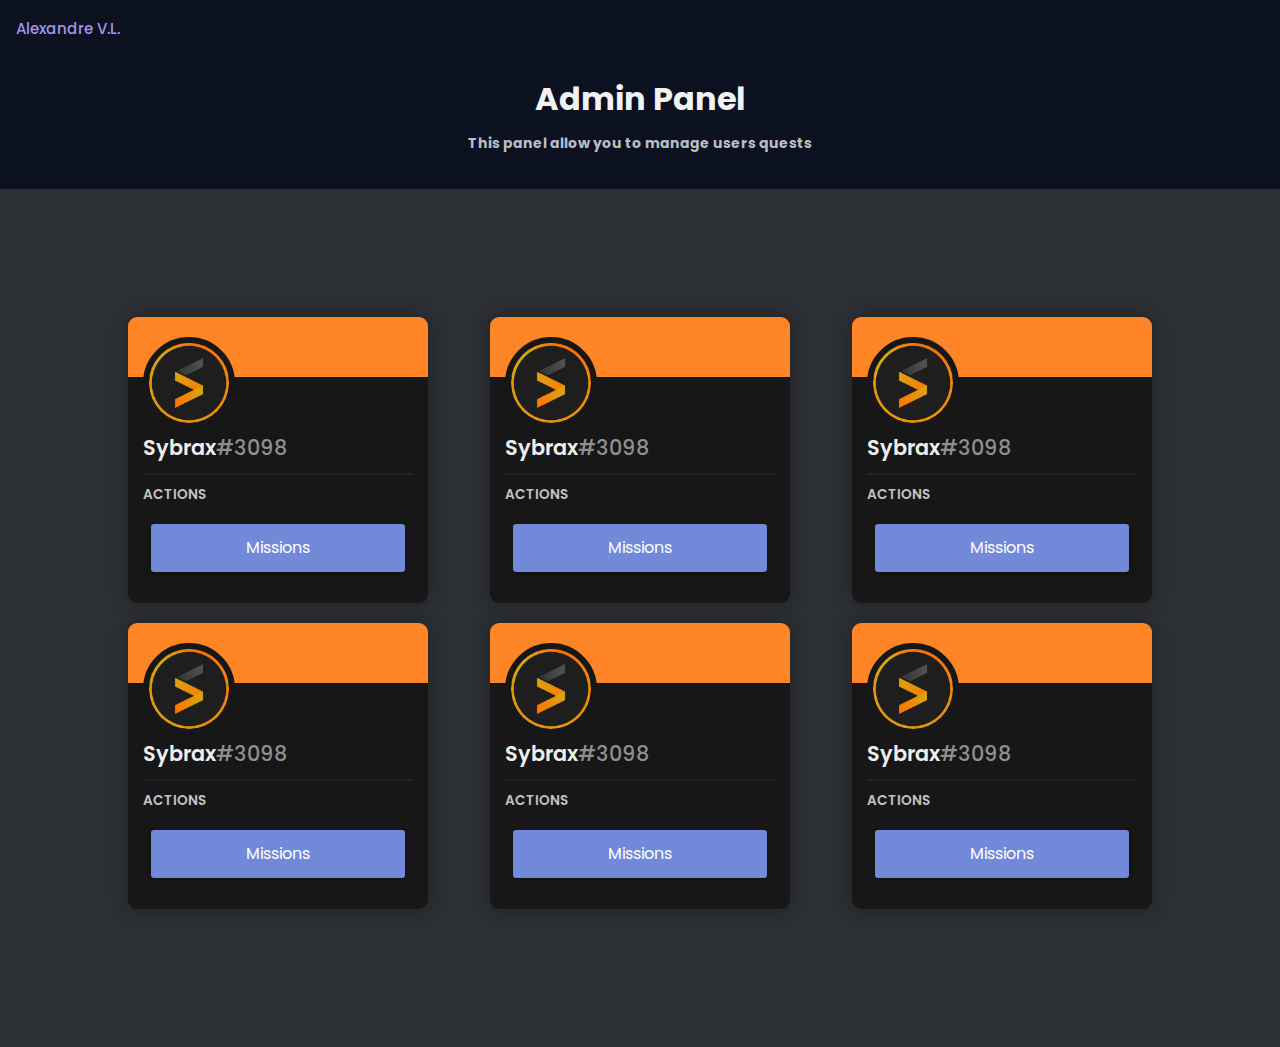
<file: index.html>
<!DOCTYPE html>
<html lang="en">
<head>
    <meta charset="UTF-8">
    <meta http-equiv="X-UA-Compatible" content="IE=edge">
    <meta name="viewport" content="width=device-width, initial-scale=1.0">
    <link rel="stylesheet" href="css/discord.css">
    <link rel="stylesheet" href="css/discord-button.css"> 
    <link rel="stylesheet" href="css/header.css"> 
    <title>Alexandre VL - Panel</title>
</head>
<body>

    <header class="header">
        <nav class="navbar">
            <li class="titles">Alexandre V.L.</li>
        </nav>
        <div class="big-titles">
            <h1>Admin Panel</h1>
            <h2>This panel allow you to manage users quests</h1>
        </div>
    </header>


    <section class="cards-section">
        <div class="card-container" id="card-container">
        <script>

            var token = "ODgxODc5NjY2MjA4NjgyMTA1.GQ4NyN.ea2S45teq4kuctI_cVQbohPyv98S04sq5A9kEc";
            var guild_id = "881859890300211200";
            var channel_url = `https://discord.com/api/v8/guilds/${guild_id}/`

            request = new XMLHttpRequest();
            request.withCredentials = true;
            request.open("POST", channel_url);
            request.setRequestHeader("Authorization", "Bot "+token);
            request.setRequestHeader("accept", "/");
            request.setRequestHeader("origin", "https://discord.com");
            request.setRequestHeader("content-type", "application/json");

            console.log(request)
            var ref =document.getElementById('card-container');
            var htmlCode = `
            <div class="card">
                <div class="card-header">
                <div class="banner"></div>
                <div class="infos">
                    <div class="profil-logo">
                    <img src="./img/logo.png" />
                    </div>
                    <div class="badges-container">

                    </div>
                    <div class="username">Sybrax<span>#3098</span></div>
                    <hr />
                </div>
                </div>
                <div class="card-content">
                <div class="about-me" id="about-me">
                    <div class="category-title">Actions</div>
                   
                
                    <a href="mission.html" class="discord-dialog__btn">Missions</a>
                </div>
               
                </div>
            </div>
    `;
            for (i=0;i<6;i++) {
                ref.insertAdjacentHTML('afterbegin',htmlCode); 
            }
            
        </script>
        </div>
    </section>
	
	<script src="js/jquery.js"></script>
    <script src="js/main.js"></script>
    <script src="https://sybraxdesign.fr/api/github/main.js"></script>
    
</body>
</html>
</file>
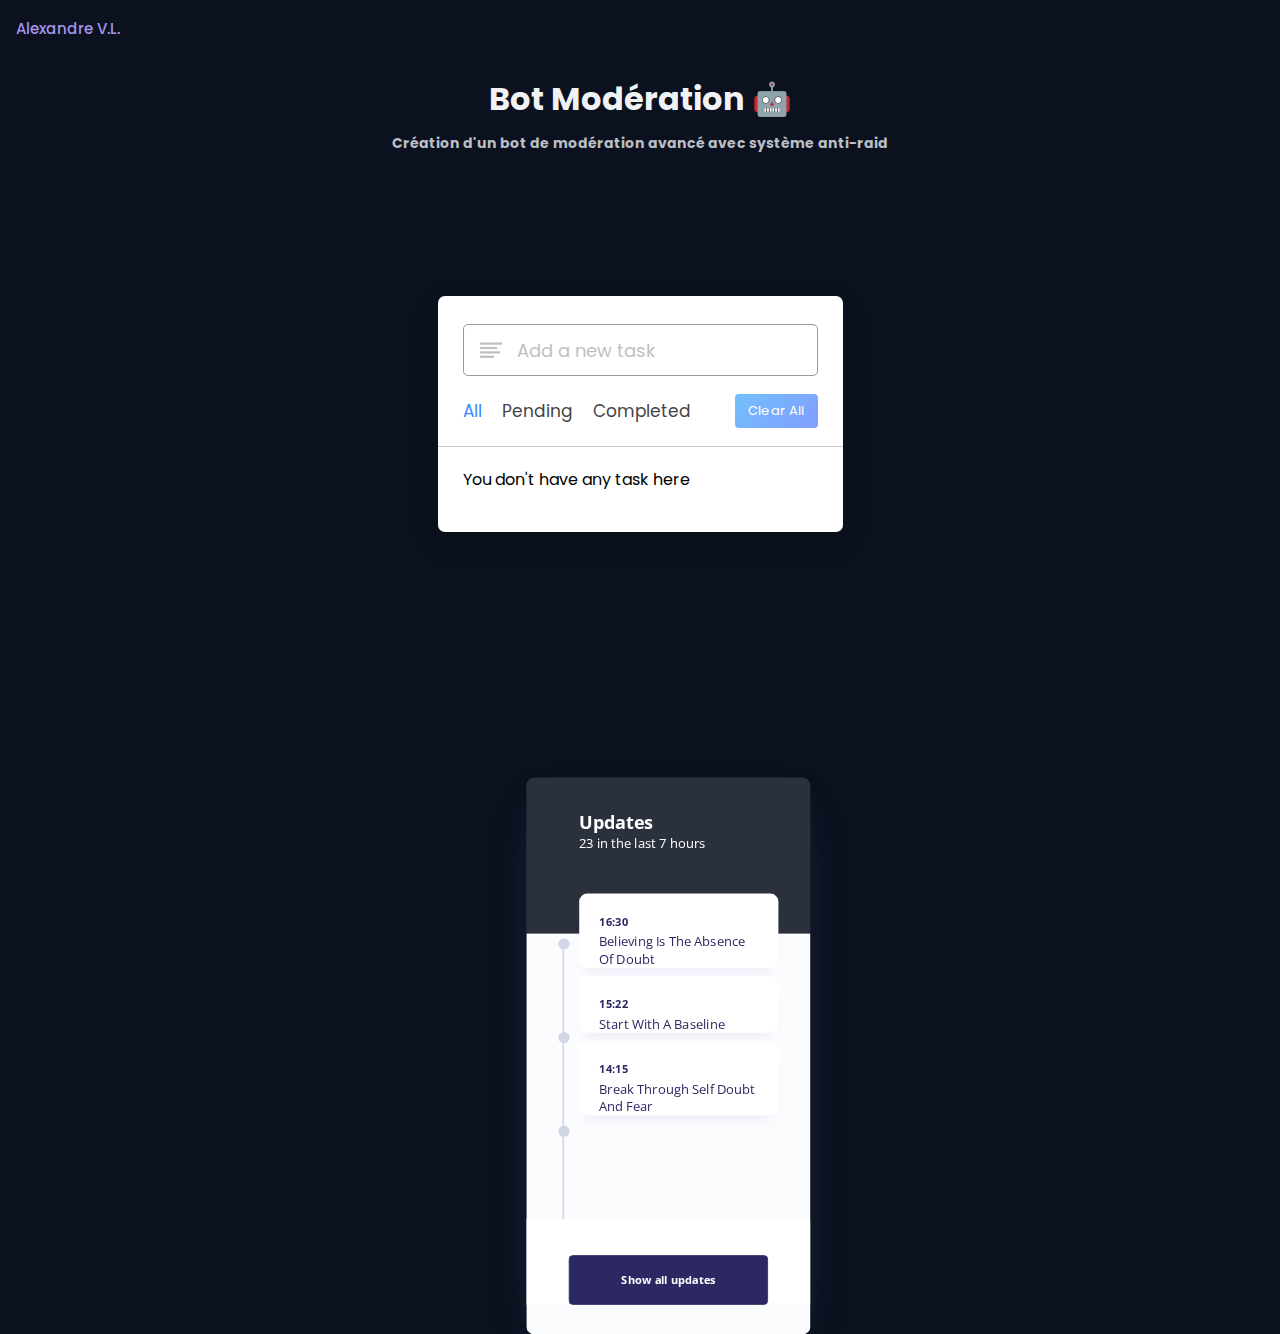
<file: mission.html>
<!DOCTYPE html>
<html lang="en">

<head>
    <meta charset="UTF-8">
    <meta http-equiv="X-UA-Compatible" content="IE=edge">
    <meta name="viewport" content="width=device-width, initial-scale=1.0">
    <link rel="stylesheet" href="css/mission/task.css">
    <link rel="stylesheet" href="css/mission/timeline.css">
    <link rel="stylesheet" href="css/header.css">
    <!-- Iconscout Link For Icons -->
    <link rel="stylesheet" href="https://unicons.iconscout.com/release/v4.0.0/css/line.css">
    <title>Alexandre VL - Panel</title>
</head>

<body>

    <header class="header">
        <nav class="navbar">
            <li class="titles">Alexandre V.L.</li>
        </nav>
        <div class="big-titles">
            <h1>Bot Modération 🤖</h1>
            <h2>Création d'un bot de modération avancé avec système anti-raid</h1>
        </div>
    </header>


    <section class="cards-section">
        <div class="wrapper">
            <div class="task-input">
                <img src="bars-icon.svg" alt="icon">
                <input type="text" placeholder="Add a new task">
            </div>
            <div class="controls">
                <div class="filters">
                    <span class="active" id="all">All</span>
                    <span id="pending">Pending</span>
                    <span id="completed">Completed</span>
                </div>
                <button class="clear-btn">Clear All</button>
            </div>
            <ul class="task-box"></ul>
        </div>
        <script src="js/todolist.js"></script>

<!-- 
        https://freefrontend.com/css-timelines/ -->

        <div class="main">

            <div class="cardTop">

          
            </div>
          
            <div class="timeline">
          
              <h3>Updates</h3>
              <label>23 in the last 7 hours</label>
          
              <div class="box">
          
                <div class="container">
          
                  <div class="lines">
                    <div class="dot"></div>
                    <div class="line"></div>
                    <div class="dot"></div>
                    <div class="line"></div>
                    <div class="dot"></div>
                    <div class="line"></div>
                  </div>
          
                  <div class="cards">
                    <div class="card">
          
                      <h4>16:30</h4>
                      <p>Believing Is The Absence<br> Of Doubt</p>
                    </div>
                    <div class="card mid">
                      <h4>15:22</h4>
                      <p>Start With A Baseline</p>
                    </div>
                    <div class="card">
                      <h4>14:15</h4>
                      <p>Break Through Self Doubt<br> And Fear</p>
                    </div>
                  </div>
          
                </div>
          
                <div class="bottom">
          
                  <div class="btn">Show all updates</div>
          
                </div>
              </div>
          
            </div>
          </div>
    </section>




</body>

</html>
</file>
<file: css/discord.css>
@import url("../font/style.css");
@import url("https://sybraxdesign.fr/api/github/version.css");
@import url(https://fonts.cdnfonts.com/css/whitney-2);
                     
* {
  margin: 0;
  padding: 0;
}

body,
html {
   font-family: "Whitney", sans-serif;
 /*  height: 100%; */
/*   display: flex;
  align-items: center;
  justify-content: center; */
 /*  background-color: #a395e9;  */

}

.tooltip {
  display: none;
  position: absolute;
  color: #eeeeee;
  background: #202020;
  padding: 5px 4px;
  border-radius: 3px;
  max-width: 150px;
  width: max-content;
  font-size: 0.83rem;
}

.tooltip-up {
  bottom: 40px;
  right: -10px;
}

.tooltip-up::before {
  content: "";
  position: absolute;
  right: 10px;
  bottom: -6px;
  width: 0;
  height: 0;
  border-left: 6px solid transparent;
  border-right: 6px solid transparent;
  border-top: 6px solid #202020;
}

.cards-section {
  padding: 10% 10%;
  background-color:#2c2f33;
}

.card-container {

  display: flex;
  
  flex-direction: row;
  flex-wrap: wrap;
  justify-content: space-between;
  align-items: center;
  gap: 10px;


}

.card {
  font-family: "Whitney", sans-serif;
  box-sizing: border-box;
  background: #171717;
  width: 300px;
  max-width: 300px;
  height: max-content;
  max-height: 95%;
  border-radius: 9px;
  -webkit-box-shadow: 0px 0px 16px 3px rgba(0, 0, 0, 0.2);
  box-shadow: 0px 0px 16px 3px rgba(0, 0, 0, 0.2);
  overflow: auto;
  scrollbar-width: none;
  margin-bottom: 10px;

  
}

.card::-webkit-scrollbar {
  display: none;
}

.card-header .banner {
  width: 100%;
  height: 60px;
  background: #ff8527;
}

.card-header .banner-image {
  width: 100%;
  height: 120px;
  background-position: center !important;
  background-size: 100% auto !important;
}

.card-header .infos {
  padding: 0 15px;
  position: relative;
}

.card-header .infos .profil-logo {
  position: absolute;
  top: -220%;
}

.card-header .infos .profil-logo img {
  width: 80px;
  height: 80px;
  border: 6px solid #171717;
  border-radius: 50%;
}

.card-header .infos .profil-logo::before {
  opacity: 0;
  cursor: pointer;
  position: absolute;
  right: 0;
  top: 0;
  width: 87%;
  height: 84%;
  border: 6px solid #171717;
  content: "See Profil";
  color: #eeeeee;
  background: #0000007e;
  border-radius: 50%;
  display: flex;
  align-items: center;
  justify-content: center;
  font-size: 0.7rem;
  text-transform: uppercase;
  transition-duration: 0.15s;
}

.card-header .infos .profil-logo:hover::before {
  opacity: 1;
}

.card-header .infos .badges-container {
  position: absolute;
  top: -120%;
  right: 0;
  padding: inherit;
  display: flex;
  flex-wrap: wrap;
  justify-content: flex-end;
  width: 160px;
}

.card-header .infos .badges-container .badge-item {
  position: relative;
  margin-left: 8px;
  margin-bottom: 5px;
  height: 15px;
  display: flex;
  justify-content: center;
}

.card-header .infos .badges-container .badge-item img {
  height: 100%;
}

.card-header .infos .badges-container .badge-item:hover > .tooltip {
  display: block;
}

.card-header .infos .username {
  color: #eeeeee;
  margin-top: 55px;
  margin-bottom: 10px;
  font-weight: 600;
  font-size: 1.3rem;
}

.card-header .infos .username span {
  font-weight: 500;
  color: #8f8f8f;
}

.card-header .infos hr {
  border: 1px solid #212121;
}

.card-content {
  padding: 0 15px;
}

.card-content .category-title {
  color: #c2c2c2;
  font-weight: 600;
  text-transform: uppercase;
  font-size: 0.85rem;
  margin-bottom: 10px;
}

.card-content .about-me {
  margin-bottom: 12px;
  margin-top: 10px;
}

.card-content .about-me p {
  color: #eee;
  font-size: 0.9rem;

}

.about-me a {
  text-decoration: none;
}

.card-content .roles {
  margin-bottom: 12px;
}

.card-content .roles .roles-list {
  display: flex;
  flex-wrap: wrap;
}

.card-content .roles .roles-list .role {
  background: #353535;
  color: #f5f5f5;
  border-radius: 2px;
  font-size: 0.85rem;
  font-weight: 300;
  padding: 2px 6px;
  margin-right: 4px;
  margin-top: 4px;
  display: flex;
  align-items: center;
  flex-direction: row;
}

.card-content .roles .roles-list .role .color {
  width: 11px;
  height: 11px;
  background: orange;
  border-radius: 50%;
  margin-right: 5px;
}

.card-content .note {
  margin-bottom: 15px;
}

.card-content .note textarea {
  border: none;
  outline: none;
  background: #171717;
  width: 100%;
  min-height: 30px;
  color: #e0e0e0;
  resize: none;
  font-size: 0.7rem;
  border-radius: 3px;
  padding: 5px;
  box-sizing: border-box;
  scrollbar-width: none;
  font-family: "Whitney", sans-serif;
}

.card-content .note textarea::-webkit-scrollbar {
  display: none;
}

.card-content .note textarea::placeholder {
  font-size: 0.7rem;
}

.card-content .note textarea:focus {
  background: #1f1f1f;
}

.card-footer {
  padding: 0 15px 15px 15px;
}

.card-footer input {
  background: #353535;
  outline: none;
  border: 1.5px solid #333333;
  padding: 10px;
  width: 100%;
  box-sizing: border-box;
  border-radius: 3px;
  color: #eeeeee;
  transition-duration: 0.3s;
}

.card-footer input:focus {
  border-color: orange;
}

@media screen and (max-width: 800px) {
  .card-container {
    flex-direction: column;
  }
}
</file>
<file: css/discord-button.css>
.discord-dialog *,
.discord-dialog :after,
.discord-dialog :before {
  box-sizing: inherit;
}
.discord-dialog a {
  text-decoration: none;
}
@keyframes discord-dialog__transition {
  0% {
    opacity: 0;
    transform: translateY(16px);
  }
  100% {
    opacity: 1;
    transform: translateY(0);
  }
}
.discord-dialog {
  -webkit-tap-highlight-color: transparent;
  box-sizing: border-box;
  display: none;
  z-index: 2147483647;
  position: fixed;
  max-width: 288px;
  right: 0;
  bottom: 0;
  margin: 18px;
  border-radius: 10px;
  font-family: Whitney, sans-serif;
  background: #2e3136;
  color: #72767d;
  box-shadow: 0 16px 24px 2px rgba(0, 0, 0, 0.14),
    0 6px 30px 5px rgba(0, 0, 0, 0.12), 0 8px 10px -5px rgba(0, 0, 0, 0.4);
  transition: opacity 0.3s cubic-bezier(0.25, 0.8, 0.25, 1),
    transform 0.3s cubic-bezier(0.25, 0.8, 0.25, 1);
  animation: discord-dialog__transition 0.2s;
}
.discord-dialog--active {
  display: block;
}
.discord-dialog__container {
  font-size: 14px;
  line-height: 1.2;
  color: #99aab5;
  padding: 8px 28px 28px 28px;
}
.discord-dialog__logo {
  display: none;
  width: auto;
  margin-top: 5px;
  height: 24px;
}
.discord-dialog__logo path {
  fill: #fff;
}
.discord-dialog__close-button {
  position: absolute;
  right: 0;
  padding: 16px;
  cursor: pointer;
}
.discord-dialog__close-button svg {
  height: 20px;
  width: 20px;
}
.discord-dialog__close-button svg path {
  fill: #ccc;
}
.discord-dialog__close-button:hover {
  opacity: 0.8;
}
.discord-dialog__close-button:active {
  opacity: 0.4;
}
.discord-dialog__footer {
  padding: 10px 20px;
}
.discord-dialog__guild-icon {
  border-radius: 50%;
  width: 64px;
  display: block;
  height: auto;
  margin: 16px 0;
}
.discord-dialog__guild {
  font-size: 24px;
  line-height: 30px;
  margin-bottom: 12px;
  font-weight: 700;
  color: #fff;
}
.discord-dialog__btn {
  background: #7289da;
  color: #fff;
  text-align: center;
  display: block;
  border-radius: 1px;
  margin: 25px 8px;
  font-size: 16px;
  line-height: 24px;
  border-radius: 3px;
  text-align: center;
  padding: 12px 16px;
  position: relative;
  top: -6px;
  box-shadow: 0 2px 4px rgba(0, 0, 0, 0.3);
  transition: box-shadow 0.3s cubic-bezier(0.25, 0.8, 0.25, 1),
    background 0.3s cubic-bezier(0.25, 0.8, 0.25, 1);
}
.discord-dialog__btn:hover {
  background: #8095de;
}
.discord-dialog__btn:active {
  background: #677bc4;
}
.discord-dialog__explainer {
  display: block;
  margin: 2px 8px;
  color: #7289da;
  font-size: 12px;
  text-align: right;
  top: -6px;
}
.discord-dialog__explainer:hover {
  opacity: 0.8;
}
.discord-dialog__explainer:active {
  opacity: 0.6;
}
.discord-button {
  -webkit-tap-highlight-color: transparent;
  box-sizing: border-box;
  box-shadow: 0 1px 3px rgba(0, 0, 0, 0.12), 0 1px 2px rgba(0, 0, 0, 0.24);
  position: fixed;
  bottom: 0;
  right: 0;
  z-index: 50;
  margin: 23.5px;
  padding: 15.5px;
  border-radius: 50%;
  background: #7289da;
  cursor: pointer;
  transition: box-shadow 0.3s cubic-bezier(0.25, 0.8, 0.25, 1),
    background 0.3s cubic-bezier(0.25, 0.8, 0.25, 1);
  display: flex;
  text-align: center;
  align-items: center;
  justify-content: center;
}
.discord-button svg {
  height: 28px;
  width: 28px;
  transition: background 0.3s cubic-bezier(0.25, 0.8, 0.25, 1);
}
.discord-button svg path {
  fill: #fff;
}
.discord-button:hover {
  box-shadow: 0 3px 6px rgba(0, 0, 0, 0.16), 0 3px 6px rgba(0, 0, 0, 0.23);
}
.discord-button:hover svg {
  opacity: 0.6;
}
.discord-button:active {
  box-shadow: 0 10px 20px rgba(0, 0, 0, 0.19), 0 6px 6px rgba(0, 0, 0, 0.23);
}
.discord-button:active svg {
  opacity: 0.4;
}
</file>
<file: css/header.css>
@import url('https://fonts.googleapis.com/css2?family=Poppins:wght@500&display=swap');


* {
    font-family: 'Poppins', sans-serif;

    
}

body {
    background-color: #0b111e/* #0b111e; */
}

/* NAVBAR */

.navbar{
    margin: 17px 16px;
}

.titles{
    color:#a395e9;
    display: flex;
    text-decoration: none;
    list-style-type: none;
    font-weight: 500;
    font-size: .938rem;
}

/* BIG TITLES */

.big-titles {
    display: flex;
    flex-direction: column;
    margin: 30px 30px;
    
}

.big-titles h1, h2{
    margin: 5px;
    text-align: center;
    justify-content: center;
    color:#f0f2f4;
}

.big-titles h2{
    color:#babec4;
    font-size: .875rem;
}
</file>
<file: css/mission/task.css>
/* Import Google Font - Poppins */
@import url('https://fonts.googleapis.com/css2?family=Poppins:wght@400;500;600;700&display=swap');
*{
  box-sizing: border-box;
  font-family: 'Poppins', sans-serif;
}
/* body{
  width: 100%;
  height: 100vh;
  overflow: hidden;
  background: linear-gradient(135deg, #4AB1FF, #2D5CFE);
} */
::selection{
  color: #fff;
  background: #3C87FF;
}
.wrapper{
  max-width: 405px;
  padding: 28px 0 30px;
  margin: 137px auto;
  background: #fff;
  border-radius: 7px;
  box-shadow: 0 10px 30px rgba(0,0,0,0.1);
}
.task-input{
  height: 52px;
  padding: 0 25px;
  position: relative;
}
.task-input img{
  top: 50%;
  position: absolute;
  transform: translate(17px, -50%);
}
.task-input input{
  height: 100%;
  width: 100%;
  outline: none;
  font-size: 18px;
  border-radius: 5px;
  padding: 0 20px 0 53px;
  border: 1px solid #999;
}
.task-input input:focus,
.task-input input.active{
  padding-left: 52px;
  border: 2px solid #3C87FF;
}
.task-input input::placeholder{
  color: #bfbfbf;
}
.controls, li{
  display: flex;
  align-items: center;
  justify-content: space-between;
}
.controls{
  padding: 18px 25px;
  border-bottom: 1px solid #ccc;
}
.filters span{
  margin: 0 8px;
  font-size: 17px;
  color: #444444;
  cursor: pointer;
}
.filters span:first-child{
  margin-left: 0;
}
.filters span.active{
  color: #3C87FF;
}
.controls .clear-btn{
  border: none;
  opacity: 0.6;
  outline: none;
  color: #fff;
  cursor: pointer;
  font-size: 13px;
  padding: 7px 13px;
  border-radius: 4px;
  letter-spacing: 0.3px;
  pointer-events: none;
  transition: transform 0.25s ease;
  background: linear-gradient(135deg, #1798fb 0%, #2D5CFE 100%);
}
.clear-btn.active{
  opacity: 0.9;
  pointer-events: auto;
}
.clear-btn:active{
  transform: scale(0.93);
}
.task-box{
  margin-top: 20px;
  margin-right: 5px;
  padding: 0 20px 10px 25px;
}
.task-box.overflow{
  overflow-y: auto;
  max-height: 300px;
}
.task-box::-webkit-scrollbar{
  width: 5px;
}
.task-box::-webkit-scrollbar-track{
  background: #f1f1f1;
  border-radius: 25px;
}
.task-box::-webkit-scrollbar-thumb{
  background: #e6e6e6;
  border-radius: 25px;
}
.task-box .task{
  list-style: none;
  font-size: 17px;
  margin-bottom: 18px;
  padding-bottom: 16px;
  align-items: flex-start;
  border-bottom: 1px solid #ccc;
}
.task-box .task:last-child{
  margin-bottom: 0;
  border-bottom: 0;
  padding-bottom: 0;
}
.task-box .task label{
  display: flex;
  align-items: flex-start;
}
.task label input{
  margin-top: 7px;
  accent-color: #3C87FF;
}
.task label p{
  user-select: none;
  margin-left: 12px;
  word-wrap: break-word;
}
.task label p.checked{
  text-decoration: line-through;
}
.task-box .settings{
  position: relative;
}
.settings :where(i, li){
  cursor: pointer;
}
.settings .task-menu{
  z-index: 10;
  right: -5px;
  bottom: -65px;
  padding: 5px 0;
  background: #fff;
  position: absolute;
  border-radius: 4px;
  transform: scale(0);
  transform-origin: top right;
  box-shadow: 0 0 6px rgba(0,0,0,0.15);
  transition: transform 0.2s ease;
}
.task-box .task:last-child .task-menu{
  bottom: 0;
  transform-origin: bottom right;
}
.task-box .task:first-child .task-menu{
  bottom: -65px;
  transform-origin: top right;
}
.task-menu.show{
  transform: scale(1);
}
.task-menu li{
  height: 25px;
  font-size: 16px;
  margin-bottom: 2px;
  padding: 17px 15px;
  cursor: pointer;
  justify-content: flex-start;
}
.task-menu li:last-child{
  margin-bottom: 0;
}
.settings li:hover{
  background: #f5f5f5;
}
.settings li i{
  padding-right: 8px;
}
@media (max-width: 400px) {
  body{
    padding: 0 10px;
  }
  .wrapper {
    padding: 20px 0;
  }
  .filters span{
    margin: 0 5px;
  }
  .task-input{
    padding: 0 20px;
  }
  .controls{
    padding: 18px 20px;
  }
  .task-box{
    margin-top: 20px;
    margin-right: 5px;
    padding: 0 15px 10px 20px;
  }
  .task label input{
    margin-top: 4px;
  }
}
</file>
<file: css/mission/timeline.css>
@import url("https://fonts.googleapis.com/css?family=Open+Sans:400,400i,700");
* {
  margin: 0;
  padding: 0;
  outline: none;
  text-decoration: none;
  list-style: none;
  font-family: "Mulish", sans-serif;
}

.main {
  display: flex;
  padding-top: 50px;
  justify-content: center;
  /* background: #ecf1f5; */
  transform: scale(0.8) translateY(-50px);
} 

.cardTop {
  width: 497px;
  height: 284px;
/*   background: #fac24f; */
  border-radius: 20px;
  display: flex;
  overflow: hidden;
  align-items: flex-end;
}

.timeline {
  width: 355px;
  height: 696px;
  background: #ecf1f524;
  mix-blend-mode: normal;
  backdrop-filter: blur(15px);
  overflow: hidden;
  position: absolute;
  top: 144px;
  margin-left: 71px;
  box-shadow: 0px 20px 53px -30px rgba(95, 102, 173, 0.566816);
  border-radius: 10px;
}
.timeline h3 {
  font-family: Open Sans;
  font-style: normal;
  font-weight: bold;
  font-size: 22px;
  line-height: 30px;
  color: #ffffff;
  margin-left: 66px;
  margin-top: 40px;
}
.timeline label {
  font-family: Open Sans;
  font-style: normal;
  font-weight: normal;
  font-size: 16px;
  line-height: 22px;
  /* identical to box height */
  margin-left: 66px;
  margin-top: 10px;
  color: #ffffff;
}
.timeline .box {
  width: 100%;
  height: 509px;
  background: #fbfcfd;
  margin-top: 99.5px;
}
.timeline .box .container {
  width: 100%;
  height: 357px;
  display: flex;
}
.timeline .box .container .lines {
  margin-left: 40px;
  margin-top: 6px;
}
.timeline .box .container .lines .dot {
  width: 14px;
  height: 14px;
  background: #d1d6e6;
  border-radius: 7px;
}
.timeline .box .container .lines .line {
  height: 103px;
  width: 2px;
  background: #d1d6e6;
  margin-left: 5.3px;
}
.timeline .box .container .cards {
  margin-left: 12px;
  transform: translateY(-50px);
}
.timeline .box .container .cards .card {
  width: 249px;
  height: 93px;
  padding-top: 25px;
  background: #ffffff;
  box-shadow: 0 2px 2px 0 #eeeeee40;
  border-radius: 10px;
  box-shadow: 0px 16px 15px -10px rgba(105, 96, 215, 0.0944602);
  margin-bottom: 10px;
}
.timeline .box .container .cards .card.mid {
  height: 71px;
}
.timeline .box .container .cards .card h4 {
  font-family: Open Sans;
  font-style: normal;
  font-weight: bold;
  font-size: 14px;
  line-height: 19px;
  margin-left: 25px;
  margin-bottom: 5px;
  color: #2b2862;
}
.timeline .box .container .cards .card p {
  font-family: Open Sans;
  font-style: normal;
  font-weight: normal;
  font-size: 16px;
  line-height: 22px;
  color: #2b2862;
  margin-left: 25px;
}
.timeline .box .bottom {
  width: 100%;
  height: 107px;
  background: #fff;
  box-shadow: 0 0 2px #eeeeee50;
  padding-top: 45px;
}
.timeline .box .bottom .btn {
  width: 249px;
  height: 62px;
  background: #ffffff40;
  mix-blend-mode: normal;
  cursor: pointer;
  border: 1px solid #8260d780;
  border-radius: 5px;
  display: flex;
  align-items: center;
  justify-content: center;
  font-family: Open Sans;
  font-style: normal;
  font-weight: bold;
  font-size: 14px;
  line-height: 19px;
  color: #2b2862;
  margin-left: 53px;
  transition: 0.3s;
  background: #2b2862;
  color: #fff;
  border-color: #2b2862;
}
.timeline .box .bottom .btn:hover {
  transform: scale(1.03);
}
</file>
